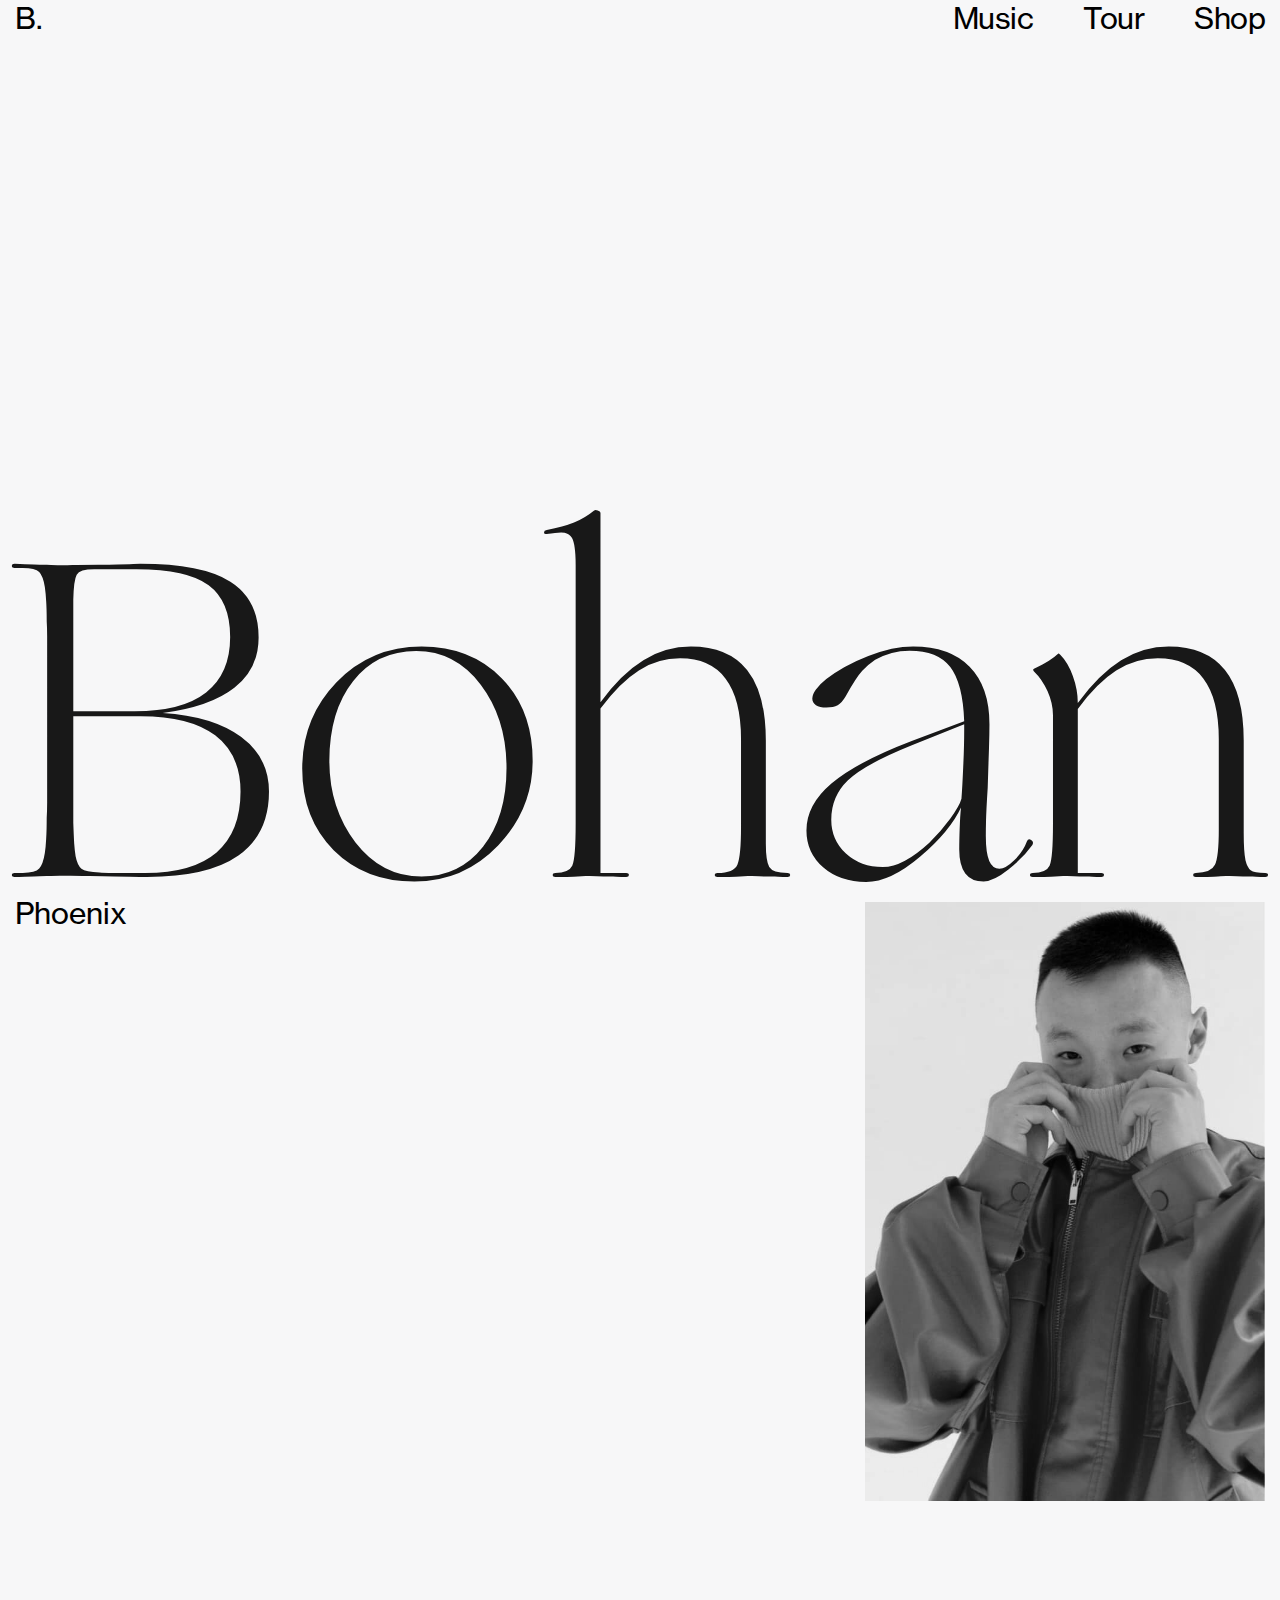
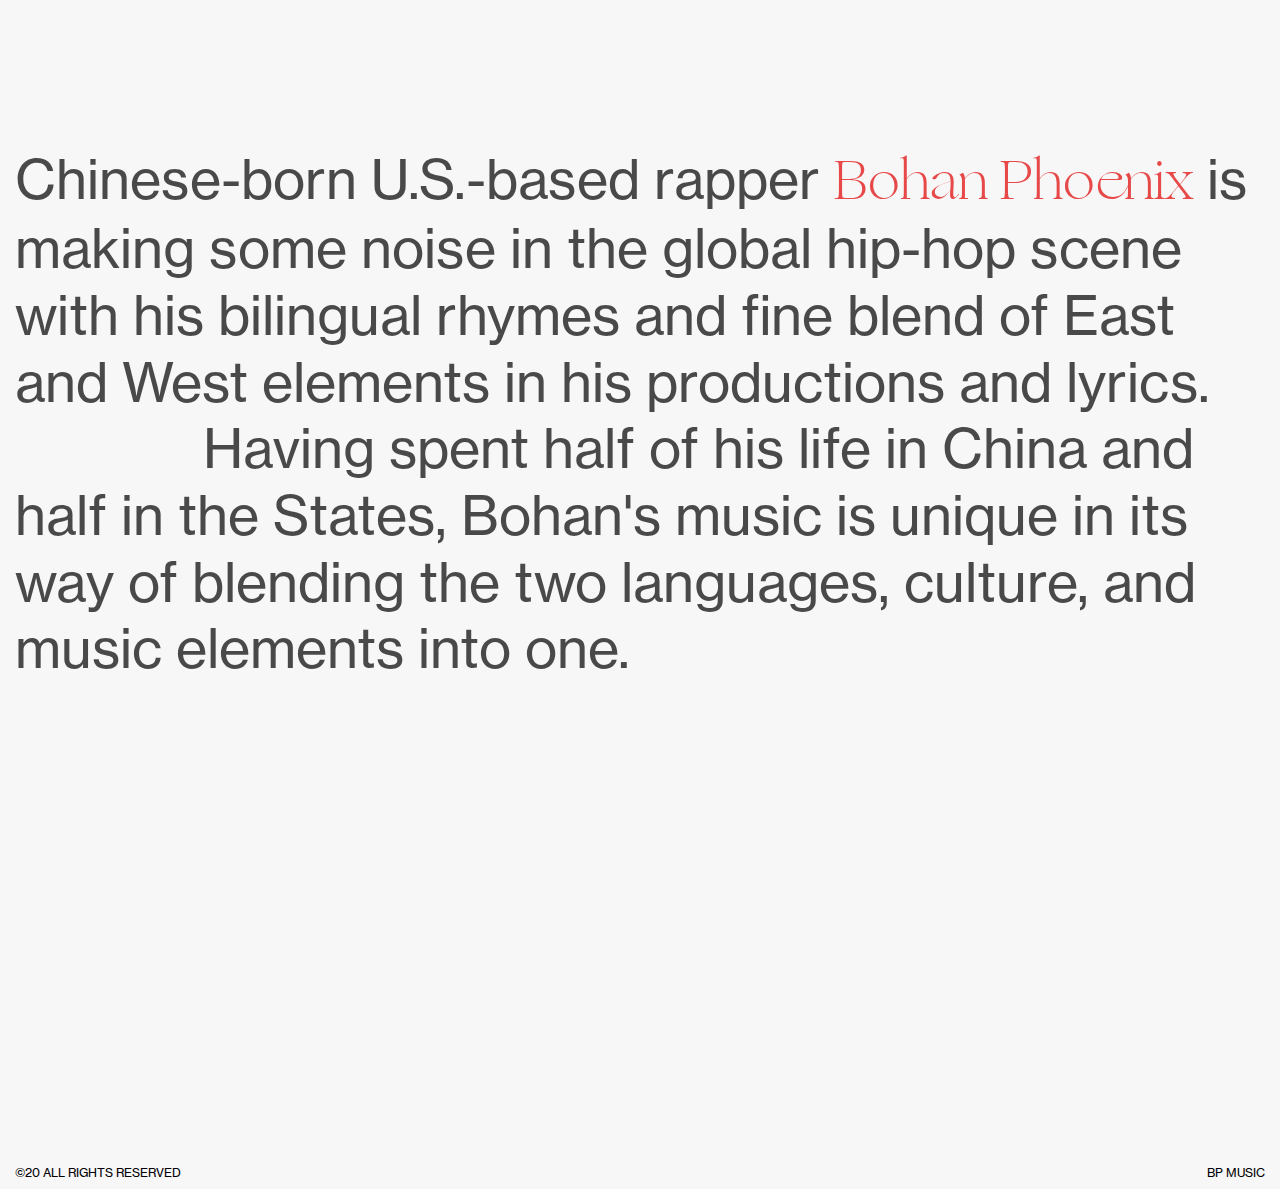
<file: index.html>
<!DOCTYPE html>
<html lang="en">
<head>
    <meta charset="UTF-8">
    <meta name="viewport" content="width=device-width, initial-scale=1.0">
    <title>Bohan Phoenix | Home</title>
    <link rel="stylesheet" href="css/base.css">
    <link rel="stylesheet" href="css/style.css">
    <script defer src="js/main.js"></script>
</head>
<body>
    <header class="header-main">
        <nav>
            <a class="home" href="#">B.</a>
            <ul>
                <li><a href="pages/music.html">Music</a></li>
                <li><a href="pages/tour.html">Tour</a></li>
                <li><a href="#">Shop</a></li>
            </ul>
        </nav>
        <h1>Bohan</h1>
    </header>
    <main>
        <div class="bohan">
            <p class="phoenix">Phoenix</p>
            <img class="bohan-pic" src="assets/images/bohan.jpg" alt="">
        </div>
        <div class="bio">
            <p class="p-1">Chinese-born U.S.-based rapper <strong class="name">Bohan Phoenix</strong> is making some noise in the global hip-hop scene with his bilingual rhymes and fine blend of East and West elements in his productions and lyrics.</p>
            <p class="p-2">Having spent half of his life in China and half in the States, Bohan's music is unique in its way of blending the two languages, culture, and music elements into one.</p>
        </div>
    </main>
    <footer>
        <p class="copyright">©20 ALL RIGHTS RESERVED</p>
        <p>BP MUSIC</p>
    </footer>
</body>
</html>
</file>
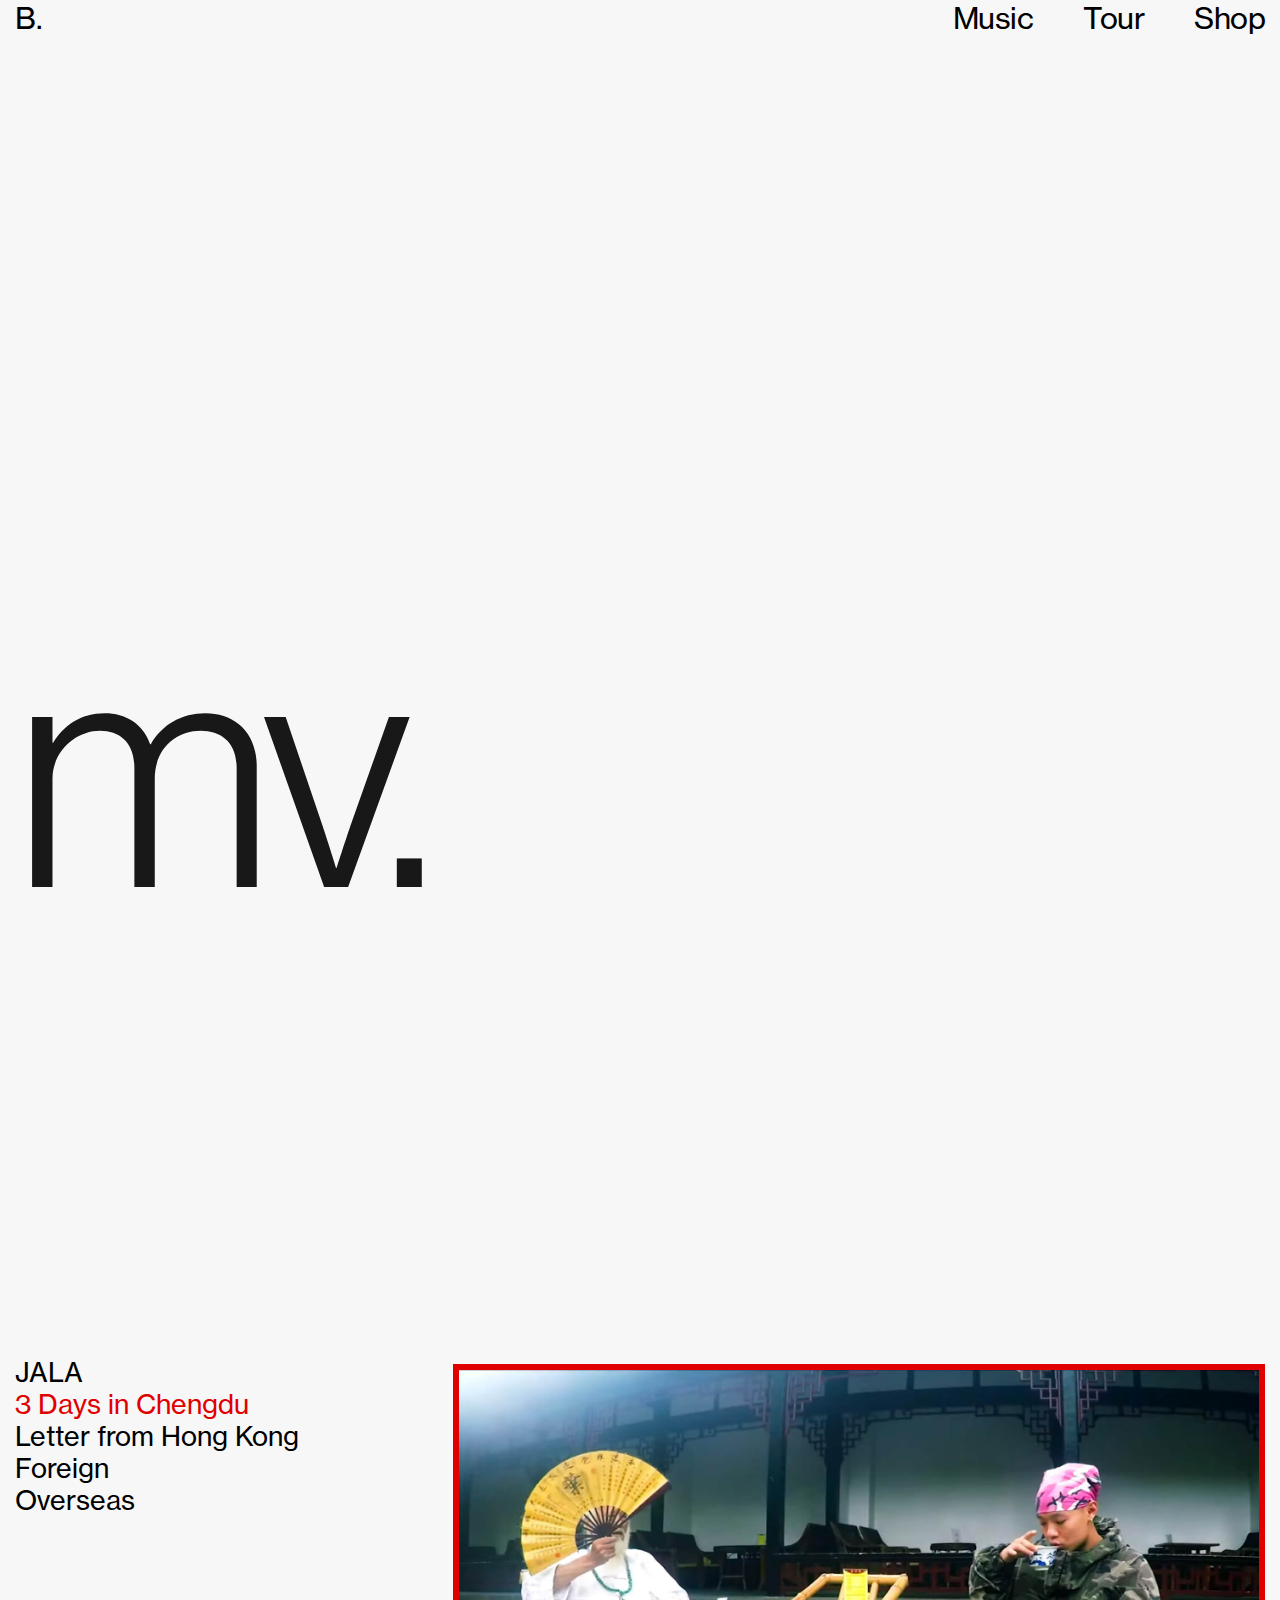
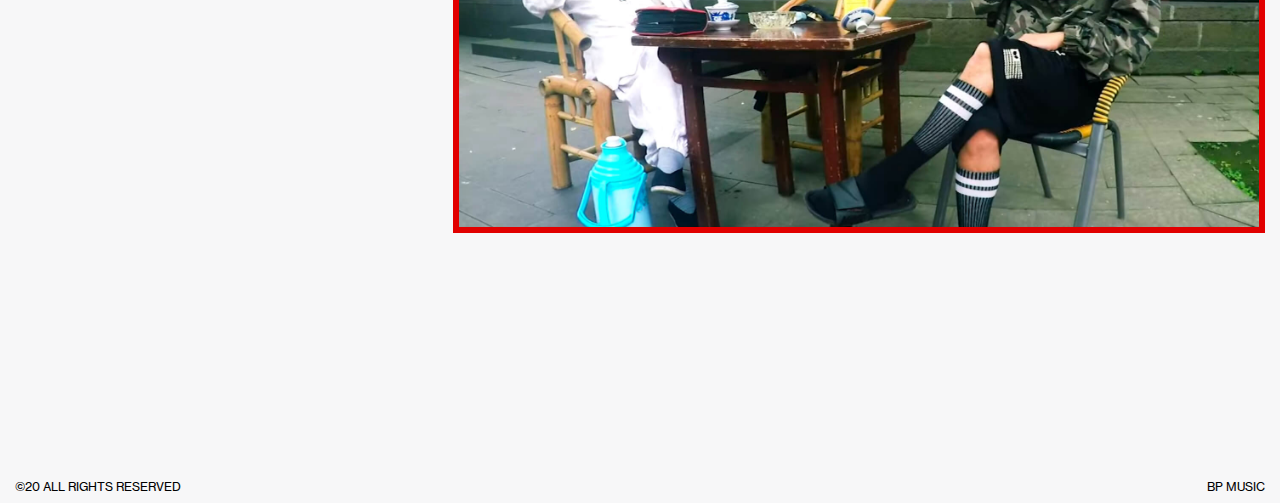
<file: pages/music.html>
<!DOCTYPE html>
<html lang="en">
<head>
    <meta charset="UTF-8">
    <meta name="viewport" content="width=device-width, initial-scale=1.0">
    <title>Bohan Phoenix | Tour</title>
    <link rel="stylesheet" href="../css/base.css">
    <link rel="stylesheet" href="../css/style.css">
    <!-- <script defer src="../tour.js"></script> -->
</head>
<body>

    <header>
        <nav>
            <a class="home" href="../index.html">B.</a>
            <ul>
                <li><a href="#">Music</a></li>
                <li><a href="tour.html">Tour</a></li>
                <li><a href="#">Shop</a></li>
            </ul>
        </nav>
        <h2 class="mv">mv.</h2>
    </header>

    <main class="music">

        <div class="flexbox">
            <div class="titles">
                <p>JALA</p>
                <p class="red">3 Days in Chengdu</p>
                <p>Letter from Hong Kong</p>
                <p>Foreign</p>
                <p>Overseas</p>
            </div>
            <div class="frame">
                <img src="../assets/images/3d_02.jpg" alt="">
            </div>
        </div>

    </main>

    <footer class="tour-pg">
        <p class="copyright">©20 ALL RIGHTS RESERVED</p>
        <p>BP MUSIC</p>
    </footer>

</body>
</html>
</file>
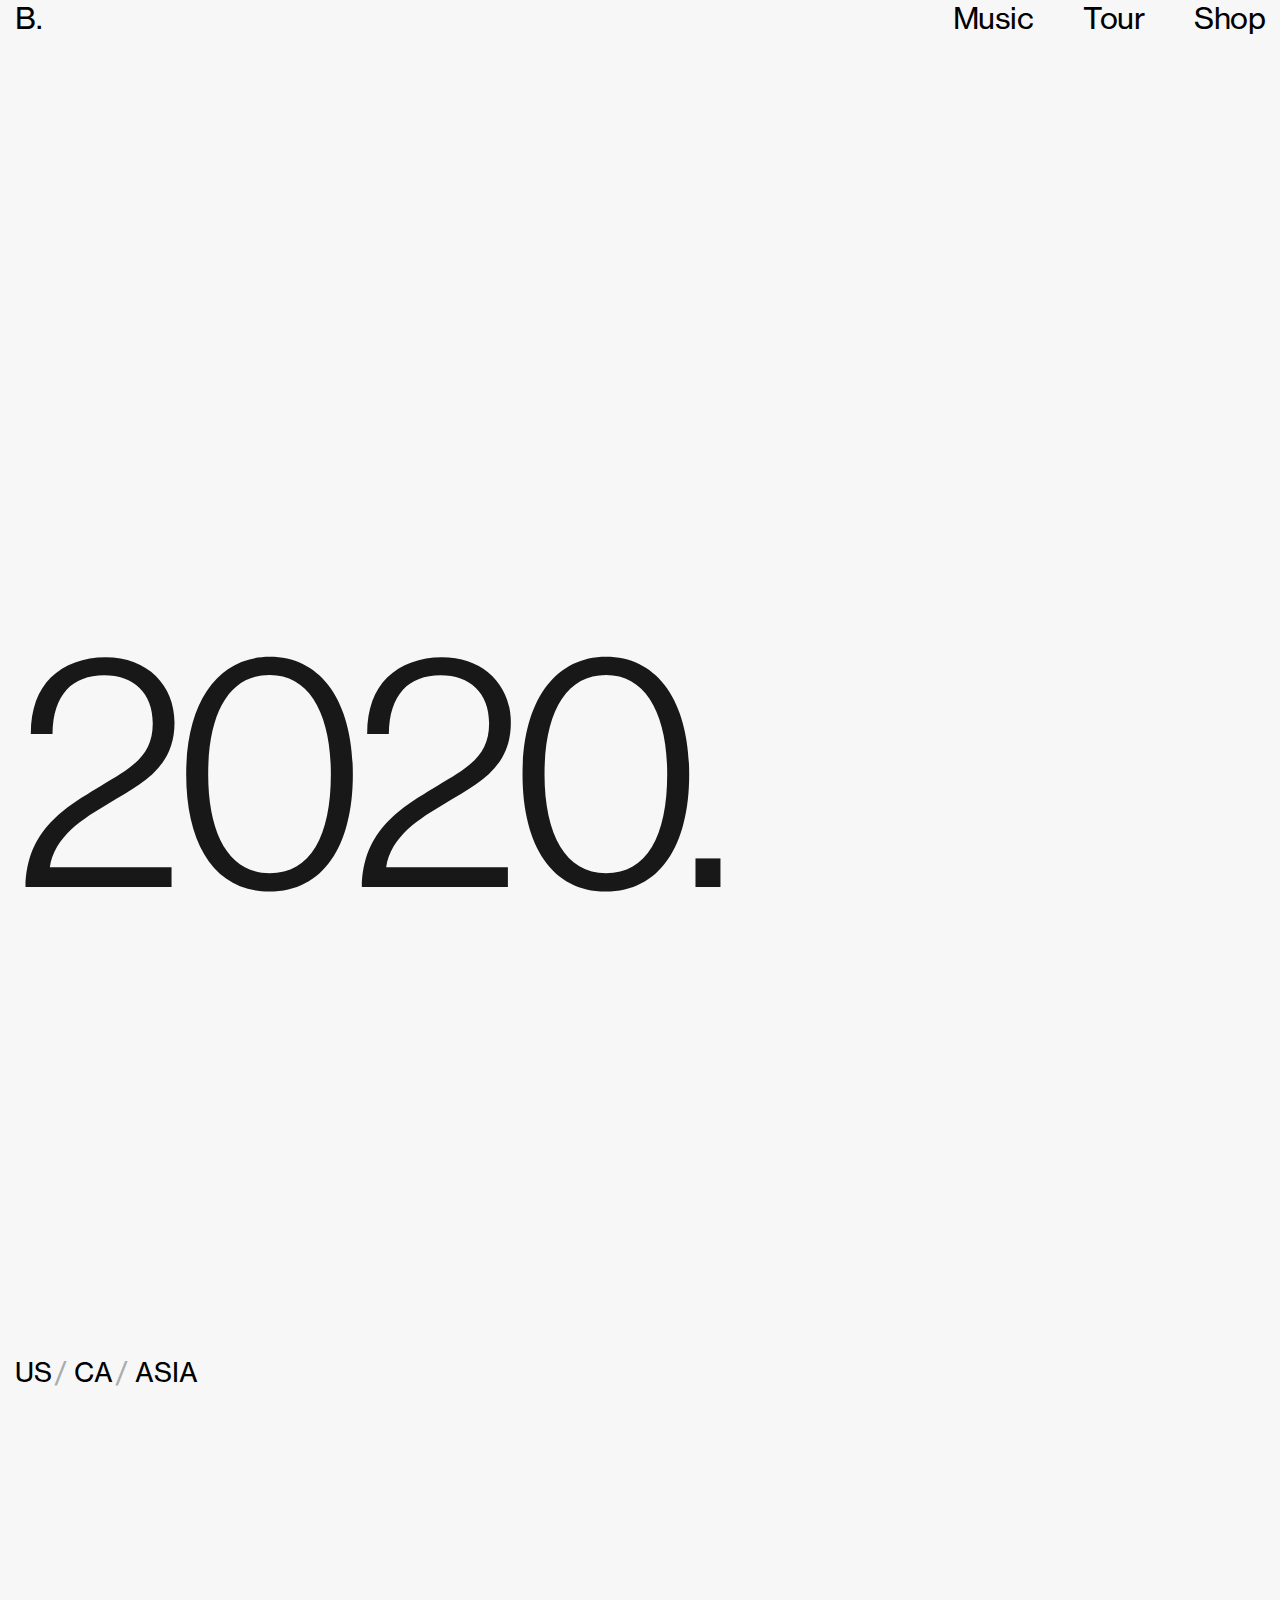
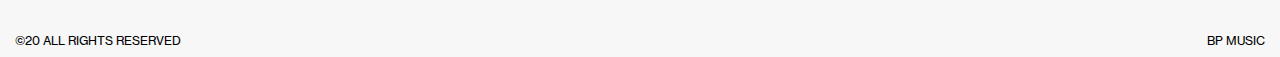
<file: pages/tour.html>
<!DOCTYPE html>
<html lang="en">
<head>
    <meta charset="UTF-8">
    <meta name="viewport" content="width=device-width, initial-scale=1.0">
    <title>Bohan Phoenix | Tour</title>
    <link rel="stylesheet" href="../css/base.css">
    <link rel="stylesheet" href="../css/style.css">
    <script defer src="../js/tour.js"></script>
</head>
<body>

    <header>
        <nav>
            <a class="home" href="../index.html">B.</a>
            <ul>
                <li><a href="music.html">Music</a></li>
                <li><a href="#">Tour</a></li>
                <li><a href="#">Shop</a></li>
            </ul>
        </nav>
        <h2 class="tour-yr">2020.</h2>
    </header>

    <main class="tour">
        <div class="countries">
            <p data-country='usa'>US</p><span>/</span>
            <p data-country='ca'>CA</p><span>/</span>
            <p data-country='asia'>ASIA</p>
        </div>
        <div class="dates dates--usa">
            <div class="info">
                <p class="day">10.08</p>
                <p class="city">Boston, MA</p>
                <p class="arena">TD Garden</p>
            </div>
            <div class="info">
                <p class="day">10.16</p>
                <p class="city">Chicago, IL</p>
                <p class="arena">United Center</p>
            </div>
            <div class="info">
                <p class="day">10.20</p>
                <p class="city">Los Angeles, CA</p>
                <p class="arena">Staples Center</p>
            </div>
        </div>
        <div class="dates dates--ca">
            <div class="info">
                <p class="day">11.03</p>
                <p class="city">Toronto, ON</p>
                <p class="arena">Rogers Centre</p>
            </div>
            <div class="info">
                <p class="day">11.12</p>
                <p class="city">Vancouver, BC</p>
                <p class="arena">The China Cloud</p>
            </div>
            <div class="info">
                <p class="day">11.15</p>
                <p class="city">Montreal, QC</p>
                <p class="arena">Olympic Stadium</p>
            </div>
        </div>
        <div class="dates dates--asia">
            <div class="info">
                <p class="day">12.09</p>
                <p class="city">Guangdong, CN</p>
                <p class="arena">Dalang Arena</p>
            </div>
            <div class="info">
                <p class="day">12.18</p>
                <p class="city">Seoul, South KR</p>
                <p class="arena">Jangchung Arena</p>
            </div>
        </div>
    </main>

    <footer class="tour-pg">
        <p class="copyright">©20 ALL RIGHTS RESERVED</p>
        <p>BP MUSIC</p>
    </footer>

</body>
</html>
</file>
<file: css/base.css>
html, body, div, span, applet, object, iframe,
h1, h2, h3, h4, h5, h6, blockquote, pre,
a, abbr, acronym, address, big, cite, code,
del, dfn, em, img, ins, kbd, q, s, samp,
small, strike, strong, sub, sup, tt, var,
b, u, i, center,
dl, dt, dd, ol, ul, li,
fieldset, form, label, legend,
table, caption, tbody, tfoot, thead, tr, th, td,
article, aside, canvas, details, embed,
figure, figcaption, footer, header, hgroup,
menu, nav, output, ruby, section, summary,
time, mark, audio, video, p {
  margin: 0;
  padding: 0;
  border: 0;
  font-size: 100%;
  font: inherit;
  vertical-align: baseline;
  /* border: 1px solid salmon; */
}

article, aside, details, figcaption, figure,
footer, header, hgroup, menu, nav, section {
  display: block;
}
body {
  line-height: 1;
}
ol, ul {
  list-style: none;
}
blockquote, q {
  quotes: none;
}
blockquote:before, blockquote:after,
q:before, q:after {
  content: '';
  content: none;
}
table {
  border-collapse: collapse;
  border-spacing: 0;
}

img, iframe {
  vertical-align: bottom;
  max-width: 100%;
}

input, textarea, select {
  font: inherit;
}

* {
  -webkit-box-sizing: border-box;
  -moz-box-sizing: border-box;
  box-sizing: border-box;
  -webkit-font-smoothing: antialiased;
  text-rendering: optimizeLegibility;
}
</file>
<file: css/style.css>
/* ----------------------------- font-face ----------------------------- */

@font-face {
    font-family: 'Neue Haas txt reg';
    src: url(../assets/fonts/NHaasGroteskTXPro-55Rg.otf);
}

@font-face {
    font-family: 'Neue Haas ds lt';
    src: url(../assets/fonts/NHaasGroteskDSPro-45Lt.otf);
}

@font-face {
    font-family: 'Neue Haas ds reg';
    src: url(../assets/fonts/NHaasGroteskDSPro-55Rg.otf);
}

@font-face {
    font-family: 'Ogg lt';
    src: url(../assets/fonts/Ogg-Light.ttf);
}


/* ----------------------------- css variables ----------------------------- */

:root {
    --bg-color: #F7F7F8;
    --red:#E10000;
}

/* ----------------------------- general ----------------------------- */

a:link {
    text-decoration: none;
    color: black;
  }
  
a:visited {
    text-decoration: none;
    color: initial;
}

body {
    background-color: var(--bg-color);
    color: var(--red-dark);
    font-family: 'Neue Haas txt reg', Helvetica, sans-serif;
    font-size: 30px;
}

header {
    padding: 3px 15px 0;
    height: 100vh;
    display: flex;
    flex-direction: column;
    justify-content: space-between;
}

.header-main {
    margin-bottom: 2px;
}

nav {
    display: flex;
    justify-content: space-between;
    letter-spacing: -0.5px;
}

nav a:hover {
    color: var(--red);
}

ul {
    display: flex;
}

ul li {
    margin-left: 50px;
    transition: .35s ease;
}

main {
    padding: 0 15px;
}

h1 {
    font-family: 'Ogg lt', Helvetica, sans-serif;
    font-size: 35.3vw;
    letter-spacing: -4px;
    line-height: .76;
    margin-left: -9px;
    opacity: .9;
}

h2 {
    font-size: 25.69vw;
    letter-spacing: -12.33px;
    font-family: 'Neue Haas ds lt';
    line-height: .78;
    opacity: .9;
}

.bohan {
    display: flex;
    justify-content: space-between;     
}

.bohan-pic {
    filter: grayscale(100%);
    width: 30%;
    min-width: 400px;
    transition: filter .7s ease-in, transform .3s ease-out;
    transform-origin: right top;
}

.bohan-pic:hover {
    transform: scale(1.1);
}

.bio {
    margin-top: 245px;
    margin-bottom: 485px;
    font-size: clamP(30px, 4.2361vw, 90px);
    line-height: 1.229;
    opacity: .7;
}

.p-2 {
    text-indent: 15%;
}

.name {
    font-family: 'Ogg lt', Helvetica, sans-serif;
    color: var(--red);
}

.phoenix {
    margin-top: -4px;
}

footer {
    padding: 0 15px 10px;
    display: flex;
    justify-content: space-between;
    font-size: 12px;
}

footer.tour-pg {
    margin-top: 248px;
}

.colorize {
    filter: grayscale(0);
}

.countries {
    margin-bottom: 120px;
    font-size: clamp(16px, 2.1vw, 30px);
}

.countries p {
    display: inline;
}

.countries p:hover {
    color: var(--red);
    cursor: pointer;
}

span {
    margin-left: 3px;
    opacity: .3;
}

.info {
    display: flex;
}

.info:hover {
    color: var(--red);
}

.tour {
    padding-top: 460px;
}

.dates {
    line-height: 1.133;
    display: none;
}

.day {
    width: 40%;
}

.arena {
    margin-left: auto;
}

.dates p {
    margin-bottom: 5px;
    font-size: clamp(16px, 2.1vw, 30px);
}

.music {
    margin-top: 460px;
}

.flexbox {
    display: flex;
    justify-content: space-between;
}

.frame {
    border: 6px solid var(--red);
    margin-top: 4px;
    max-width: 1200px;
}

.titles {
    min-width: max-content;
    padding-right: 12vw;
}

.titles p {
    margin-bottom: 5px;
    font-size: clamp(16px, 2.1vw, 30px);
}

.titles p:hover {
    color: var(--red);
}

.titles p.red {
    color: var(--red);
}

.mv {
    letter-spacing: -8px;
}














/* ----------------------------- media queries ----------------------------- */

@media (min-width: 1600px) {

    .bio {
        opacity: .65;
    }

    .bio p {
        line-height: 1.35;
    }

}

@media (min-width: 1440px) {

    .bio p {
        font-family: 'Neue Haas ds reg', Helvetica, sans-serif;
        line-height: 1.3;
    }

}

@media (max-width: 960px) {

    h2 {
        letter-spacing: -5px;
    }

}

@media (max-width: 760px) {

    .bohan-pic {
        min-width: 200px;
    }

    .tour {
        padding-top: 280px;
    }

    .music {
        margin-top: 280px;
    }

    .countries {
        margin-bottom: 80px;
    }

    .flexbox {
        flex-direction: column;
    }

    .frame {
        border-width: 4px;
        margin-top: initial;
    }

    .titles {
        margin-bottom: 80px;
    }

}

@media (max-width: 680px) {

    .music {
        grid-template-columns: 1fr;
    }

    .mv {
        letter-spacing: -4px;
    }

    footer {
        font-size: 10px;
    }

}

@media (max-width: 480px) {

    h2 {
        letter-spacing: -3px;
    }

    .day {
        width: 20%;
    }

    .bohan {
        padding-top: 5px;
    }

    .bohan-pic {
        margin-left: auto;
        min-width: initial;
        width: 100%;
    }

    .phoenix {
        display: none;
    }

    nav {
        font-size: 16px;
        letter-spacing: 0px;
    }

    ul li {
        margin-left: 24px;
    }

    .bio {
        margin-top: 70px;
        font-family: 'Neue Haas txt reg';
        font-size: 16px;
        margin-bottom: 225px;
        opacity: 1;
        line-height: 1.37;
    }

    h1 {
        font-size: 34.2vw;
        margin-left: -2px;
    }

    .tour {
        padding-top: 200px;
    }

    .music {
        margin-top: 200px;
    }

    .tour-yr,
    .mv {
        transform: translateX(-5px);
        transform: translateY(-5px);
    }
 
}
</file>
